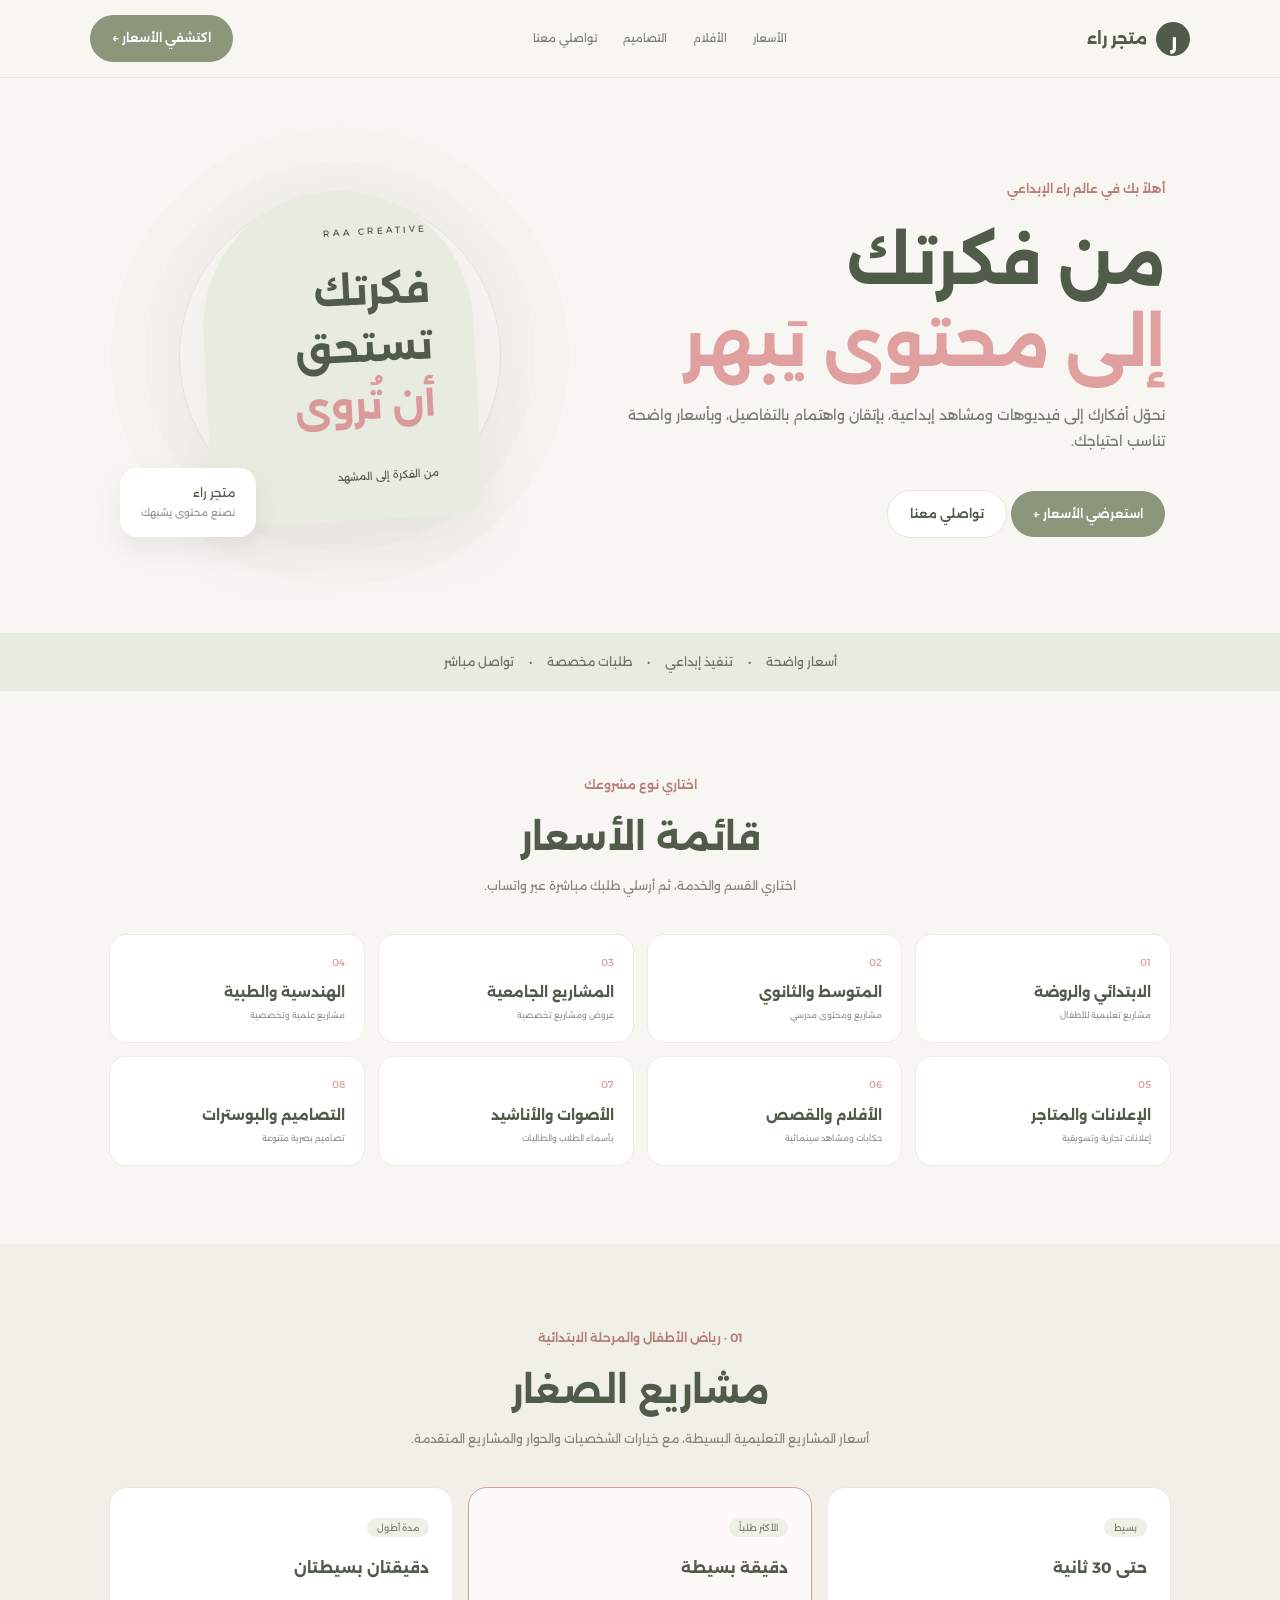
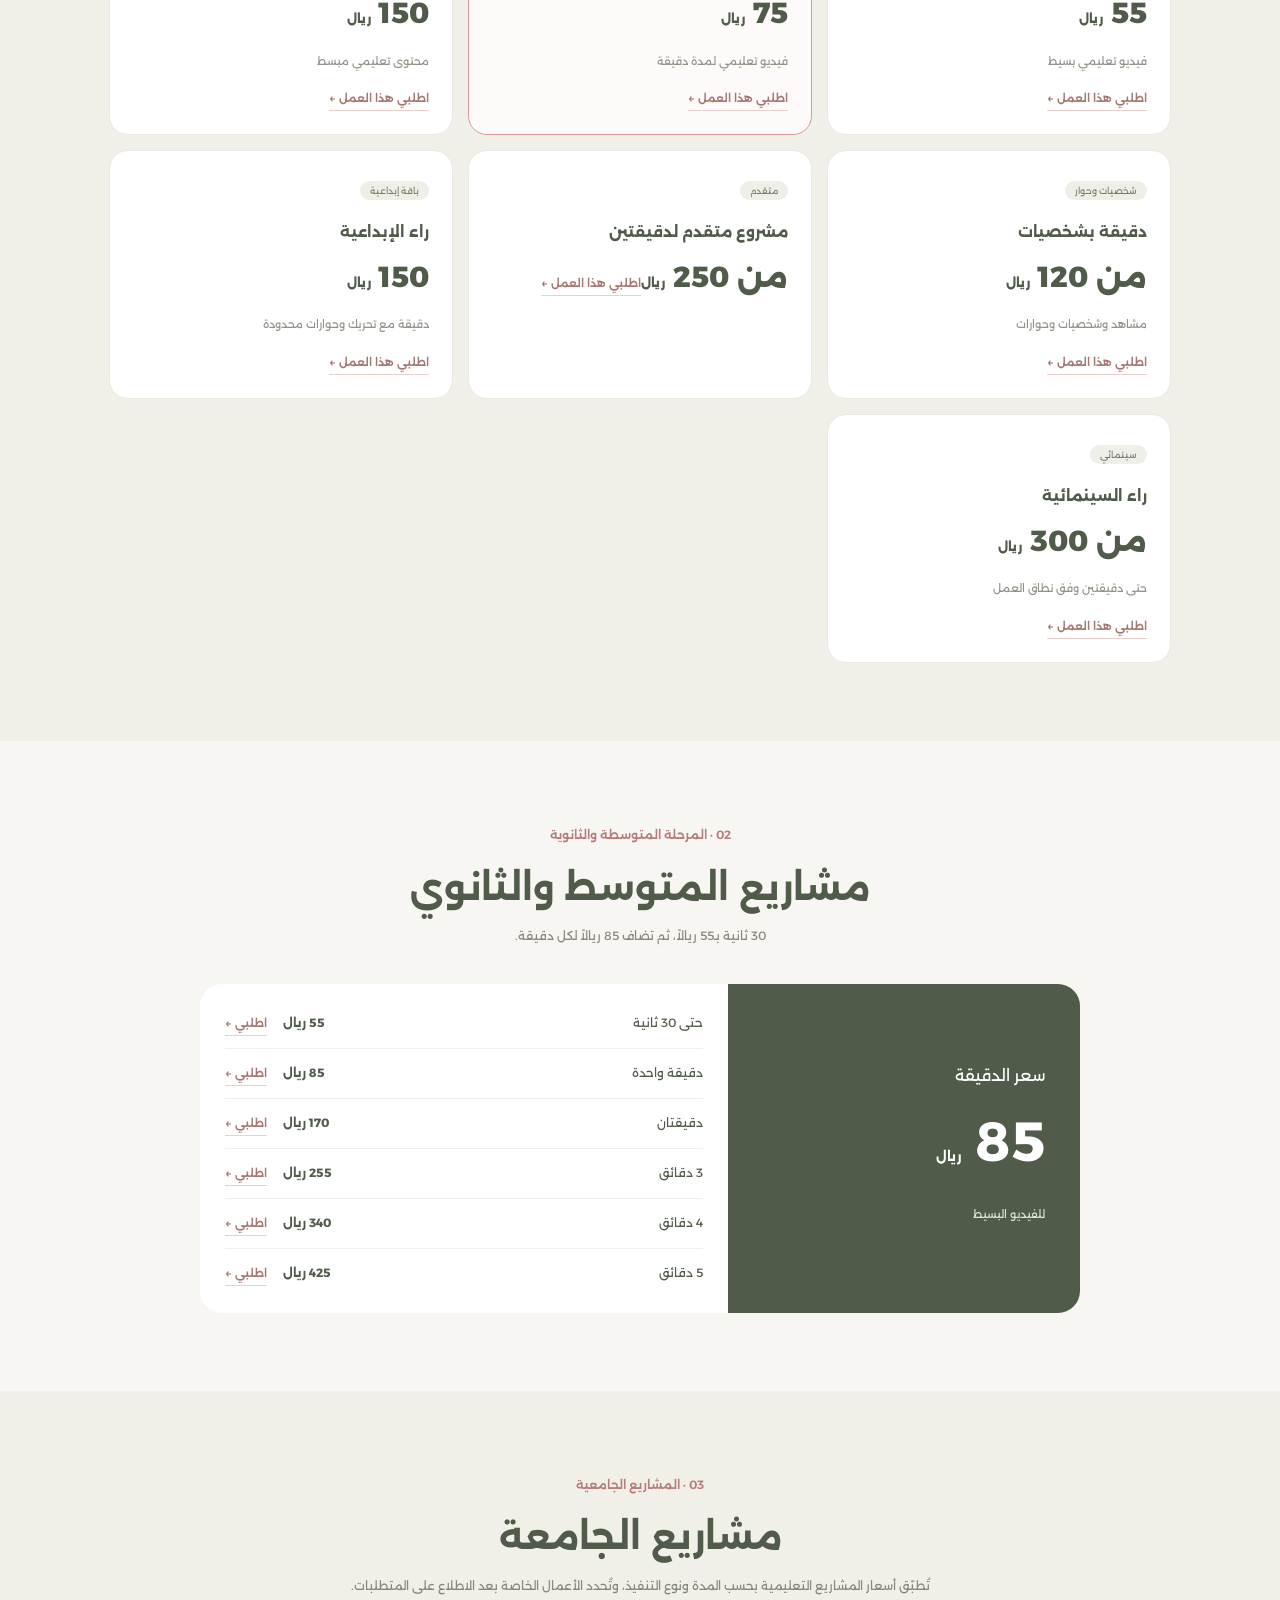
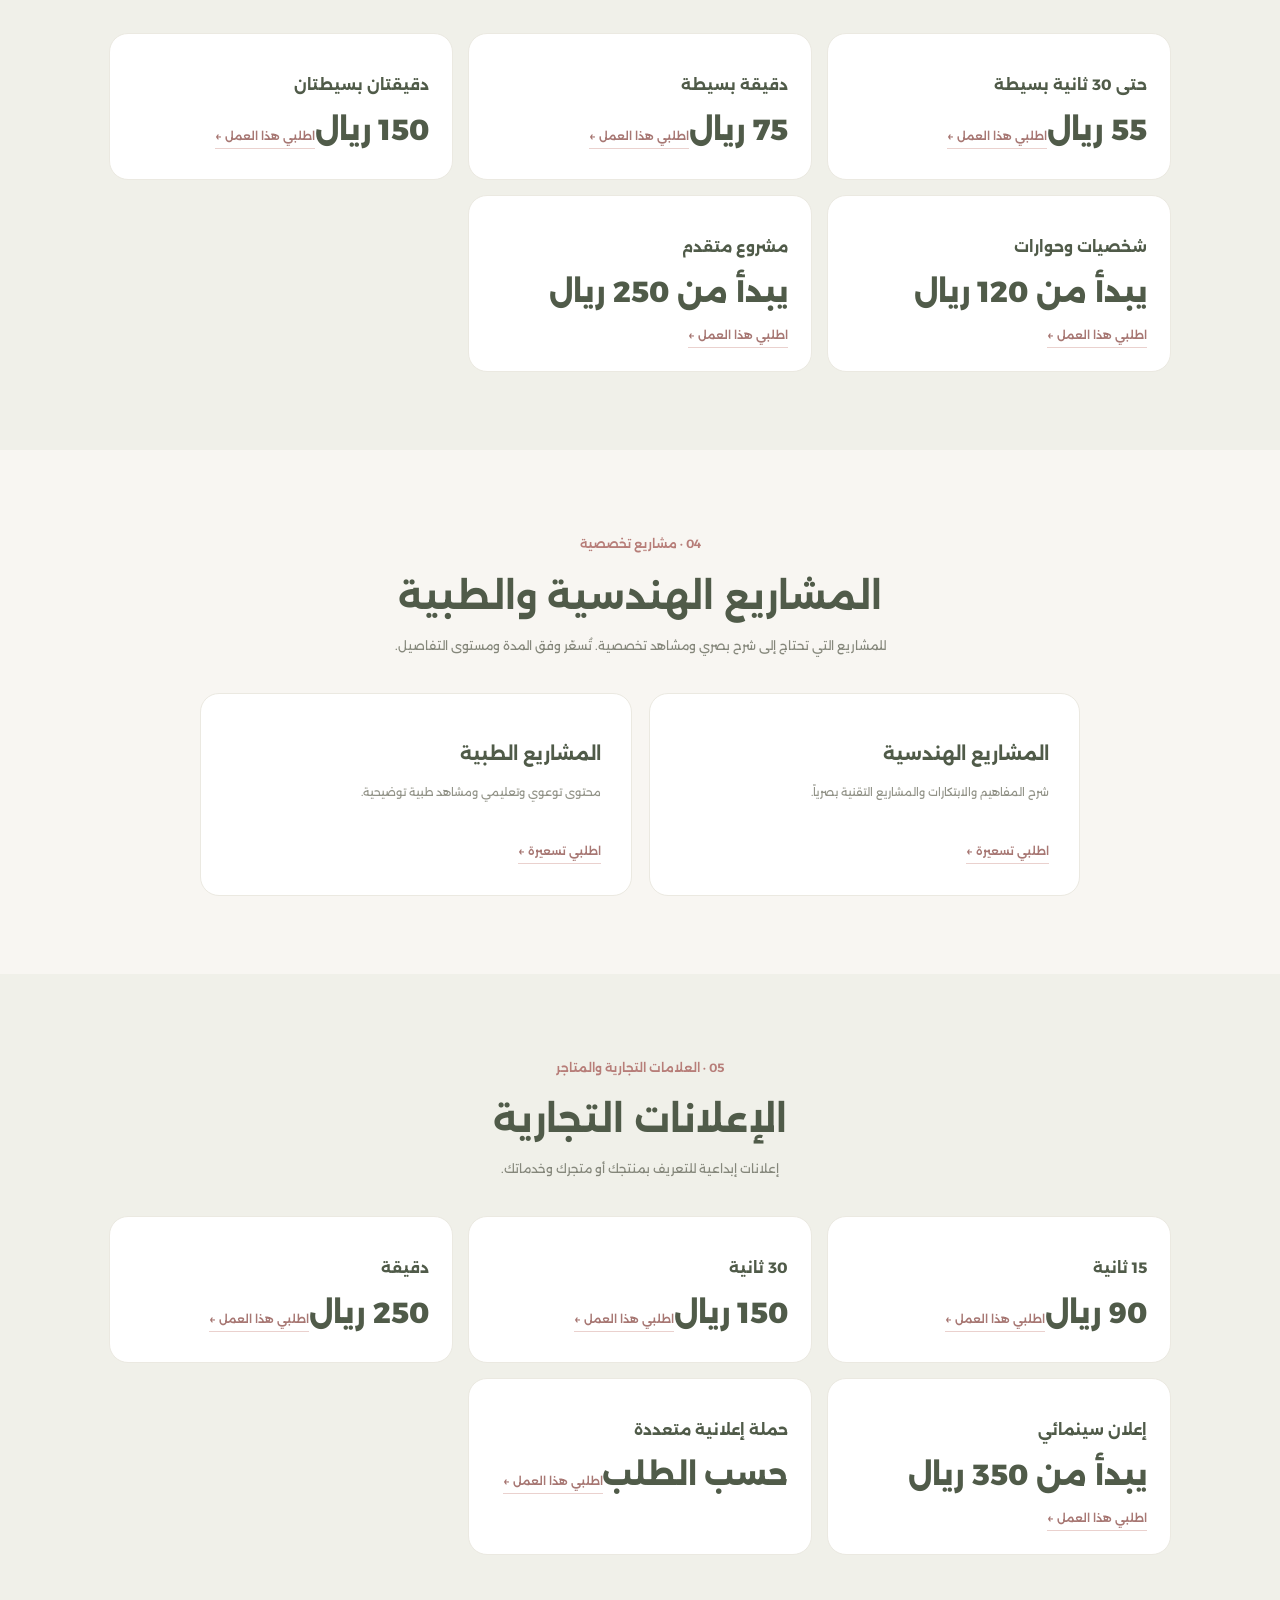
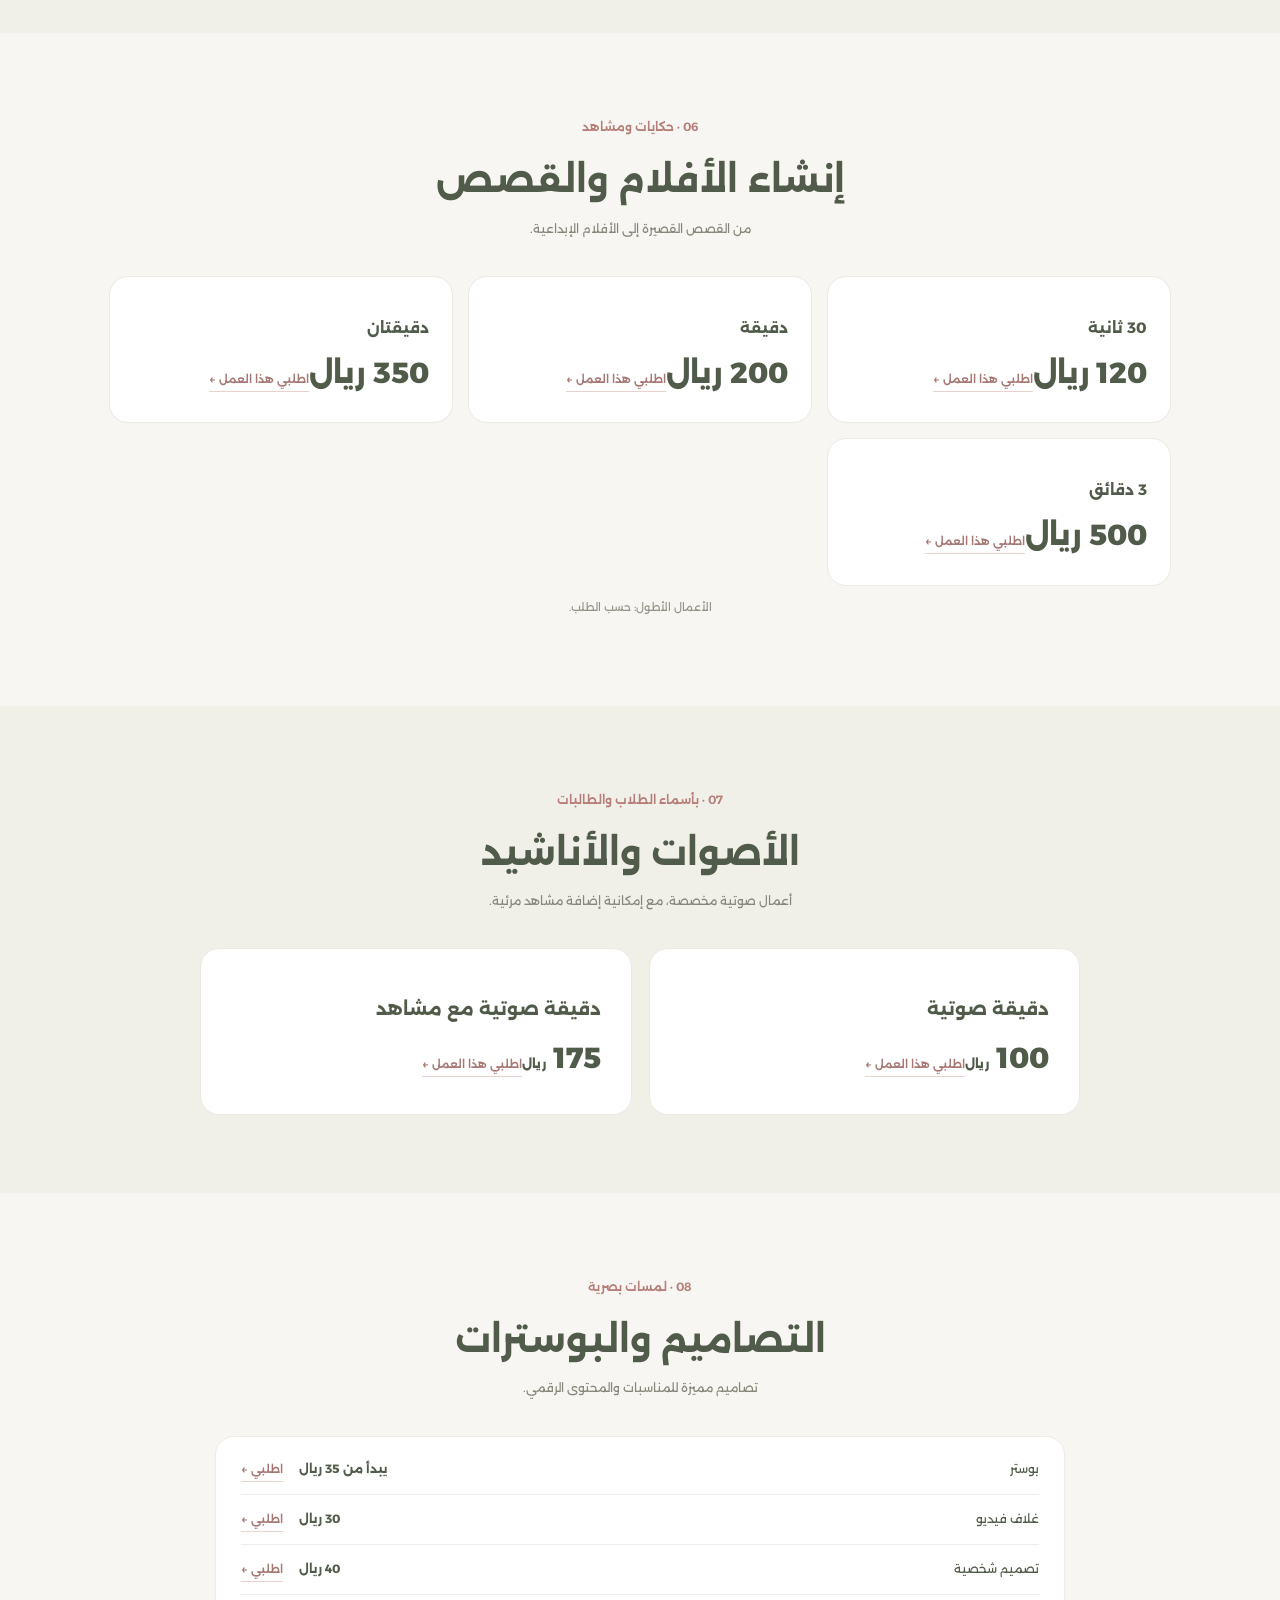
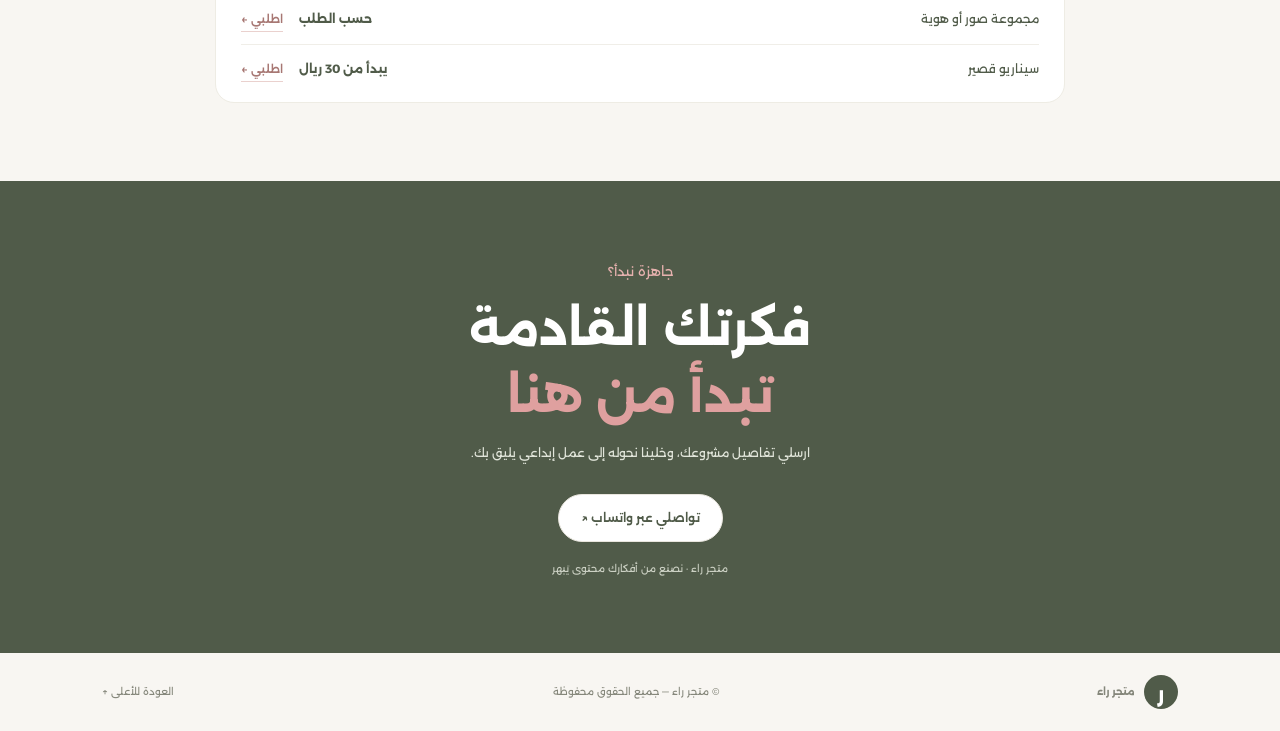
<file: index.html>
<!doctype html>
<html lang="ar" dir="rtl"><head>
<meta charset="utf-8"><meta name="viewport" content="width=device-width,initial-scale=1">
<meta name="theme-color" content="#f8f6f2"><title>أسعار متجر راء</title>
<link rel="preconnect" href="https://fonts.googleapis.com"><link href="https://fonts.googleapis.com/css2?family=Alexandria:wght@300;400;500;600;700;800&display=swap" rel="stylesheet">
<link rel="stylesheet" href="style.css"></head><body>
<header><a class="brand" href="#home"><b>ر</b> متجر راء</a><nav><a href="#prices">الأسعار</a><a href="#films">الأفلام</a><a href="#design">التصاميم</a><a href="#contact">تواصلي معنا</a></nav><a class="pill" href="#prices">اكتشفي الأسعار ←</a></header>
<main id="home">
<section class="hero"><div class="copy"><small class="eyebrow">أهلاً بك في عالم راء الإبداعي</small><h1>من فكرتك<br><em>إلى محتوى يَبهر</em></h1><p>نحوّل أفكارك إلى فيديوهات ومشاهد إبداعية، بإتقان واهتمام بالتفاصيل، وبأسعار واضحة تناسب احتياجك.</p><a class="pill dark" href="#prices">استعرضي الأسعار ←</a> <a class="pill white" href="#contact">تواصلي معنا</a></div><div class="art"><div class="artbox"><small>RAA CREATIVE</small><strong>فكرتك<br>تستحق<br><em>أن تُروى</em></strong><hr>من الفكرة إلى المشهد</div><div class="note">متجر راء<small>نصنع محتوى يشبهك</small></div></div></section>
<div class="strip">أسعار واضحة　 •　 تنفيذ إبداعي　 •　 طلبات مخصصة　 •　 تواصل مباشر</div>
<section class="section" id="prices"><div class="heading"><small>اختاري نوع مشروعك</small><h2>قائمة الأسعار</h2><p>اختاري القسم والخدمة، ثم أرسلي طلبك مباشرة عبر واتساب.</p></div>
<div class="categories">
<a href="#kids">01 <b>الابتدائي والروضة</b><small>مشاريع تعليمية للأطفال</small></a><a href="#middle">02 <b>المتوسط والثانوي</b><small>مشاريع ومحتوى مدرسي</small></a><a href="#university">03 <b>المشاريع الجامعية</b><small>عروض ومشاريع تخصصية</small></a><a href="#special">04 <b>الهندسية والطبية</b><small>مشاريع علمية وتخصصية</small></a><a href="#ads">05 <b>الإعلانات والمتاجر</b><small>إعلانات تجارية وتسويقية</small></a><a href="#films">06 <b>الأفلام والقصص</b><small>حكايات ومشاهد سينمائية</small></a><a href="#audio">07 <b>الأصوات والأناشيد</b><small>بأسماء الطلاب والطالبات</small></a><a href="#design">08 <b>التصاميم والبوسترات</b><small>تصاميم بصرية متنوعة</small></a>
</div></section>
<section class="section tinted" id="kids"><div class="heading"><small>01 · رياض الأطفال والمرحلة الابتدائية</small><h2>مشاريع الصغار</h2><p>أسعار المشاريع التعليمية البسيطة، مع خيارات الشخصيات والحوار والمشاريع المتقدمة.</p></div><div class="cards">
<article><label>بسيط</label><h3>حتى 30 ثانية</h3><strong>55 <small>ريال</small></strong><p>فيديو تعليمي بسيط</p><button data-s="مشروع ابتدائي أو روضة بسيط" data-d="حتى 30 ثانية" data-p="55 ريال">اطلبي هذا العمل ←</button></article>
<article class="featured"><label>الأكثر طلباً</label><h3>دقيقة بسيطة</h3><strong>75 <small>ريال</small></strong><p>فيديو تعليمي لمدة دقيقة</p><button data-s="مشروع ابتدائي أو روضة بسيط" data-d="دقيقة" data-p="75 ريال">اطلبي هذا العمل ←</button></article>
<article><label>مدة أطول</label><h3>دقيقتان بسيطتان</h3><strong>150 <small>ريال</small></strong><p>محتوى تعليمي مبسط</p><button data-s="مشروع ابتدائي أو روضة بسيط" data-d="دقيقتان" data-p="150 ريال">اطلبي هذا العمل ←</button></article>
<article><label>شخصيات وحوار</label><h3>دقيقة بشخصيات</h3><strong>من 120 <small>ريال</small></strong><p>مشاهد وشخصيات وحوارات</p><button data-s="مشروع بشخصيات وحوارات" data-d="دقيقة" data-p="يبدأ من 120 ريال">اطلبي هذا العمل ←</button></article>
<article><label>متقدم</label><h3>مشروع متقدم لدقيقتين</h3><strong>من 250 <small>ريال</small></strong><button data-s="مشروع تعليمي متقدم" data-d="دقيقتان" data-p="يبدأ من 250 ريال">اطلبي هذا العمل ←</button></article>
<article><label>باقة إبداعية</label><h3>راء الإبداعية</h3><strong>150 <small>ريال</small></strong><p>دقيقة مع تحريك وحوارات محدودة</p><button data-s="باقة راء الإبداعية" data-d="دقيقة" data-p="150 ريال">اطلبي هذا العمل ←</button></article>
<article><label>سينمائي</label><h3>راء السينمائية</h3><strong>من 300 <small>ريال</small></strong><p>حتى دقيقتين وفق نطاق العمل</p><button data-s="باقة راء السينمائية" data-d="حتى دقيقتين" data-p="تبدأ من 300 ريال">اطلبي هذا العمل ←</button></article></div></section>
<section class="section" id="middle"><div class="heading"><small>02 · المرحلة المتوسطة والثانوية</small><h2>مشاريع المتوسط والثانوي</h2><p>30 ثانية بـ55 ريالاً، ثم تضاف 85 ريالاً لكل دقيقة.</p></div><div class="rate"><div class="ratehero">سعر الدقيقة<strong>85 <small>ريال</small></strong><p>للفيديو البسيط</p></div><div class="rates">
<div><span>حتى 30 ثانية</span><b>55 ريال</b><button data-s="مشروع متوسط أو ثانوي" data-d="حتى 30 ثانية" data-p="55 ريال">اطلبي ←</button></div><div><span>دقيقة واحدة</span><b>85 ريال</b><button data-s="مشروع متوسط أو ثانوي" data-d="دقيقة واحدة" data-p="85 ريال">اطلبي ←</button></div><div><span>دقيقتان</span><b>170 ريال</b><button data-s="مشروع متوسط أو ثانوي" data-d="دقيقتان" data-p="170 ريال">اطلبي ←</button></div><div><span>3 دقائق</span><b>255 ريال</b><button data-s="مشروع متوسط أو ثانوي" data-d="3 دقائق" data-p="255 ريال">اطلبي ←</button></div><div><span>4 دقائق</span><b>340 ريال</b><button data-s="مشروع متوسط أو ثانوي" data-d="4 دقائق" data-p="340 ريال">اطلبي ←</button></div><div><span>5 دقائق</span><b>425 ريال</b><button data-s="مشروع متوسط أو ثانوي" data-d="5 دقائق" data-p="425 ريال">اطلبي ←</button></div>
</div></div></section>
<section class="section tinted" id="university"><div class="heading"><small>03 · المشاريع الجامعية</small><h2>مشاريع الجامعة</h2><p>تُطبّق أسعار المشاريع التعليمية بحسب المدة ونوع التنفيذ، وتُحدد الأعمال الخاصة بعد الاطلاع على المتطلبات.</p></div><div class="cards compact">
<article><h3>حتى 30 ثانية بسيطة</h3><strong>55 ريال</strong><button data-s="مشروع جامعي" data-d="حتى 30 ثانية" data-p="55 ريال">اطلبي هذا العمل ←</button></article><article><h3>دقيقة بسيطة</h3><strong>75 ريال</strong><button data-s="مشروع جامعي" data-d="دقيقة" data-p="75 ريال">اطلبي هذا العمل ←</button></article><article><h3>دقيقتان بسيطتان</h3><strong>150 ريال</strong><button data-s="مشروع جامعي" data-d="دقيقتان" data-p="150 ريال">اطلبي هذا العمل ←</button></article><article><h3>شخصيات وحوارات</h3><strong>يبدأ من 120 ريال</strong><button data-s="مشروع جامعي" data-d="دقيقة" data-p="يبدأ من 120 ريال">اطلبي هذا العمل ←</button></article><article><h3>مشروع متقدم</h3><strong>يبدأ من 250 ريال</strong><button data-s="مشروع جامعي" data-d="دقيقتان" data-p="يبدأ من 250 ريال">اطلبي هذا العمل ←</button></article>
</div></section>
<section class="section" id="special"><div class="heading"><small>04 · مشاريع تخصصية</small><h2>المشاريع الهندسية والطبية</h2><p>للمشاريع التي تحتاج إلى شرح بصري ومشاهد تخصصية. تُسعّر وفق المدة ومستوى التفاصيل.</p></div><div class="two">
<article><h3>المشاريع الهندسية</h3><p>شرح المفاهيم والابتكارات والمشاريع التقنية بصرياً.</p><button data-s="مشروع هندسي" data-d="حسب متطلبات المشروع" data-p="يحدد بعد الاطلاع على التفاصيل">اطلبي تسعيرة ←</button></article>
<article><h3>المشاريع الطبية</h3><p>محتوى توعوي وتعليمي ومشاهد طبية توضيحية.</p><button data-s="مشروع طبي" data-d="حسب متطلبات المشروع" data-p="يحدد بعد الاطلاع على التفاصيل">اطلبي تسعيرة ←</button></article></div></section>
<section class="section tinted" id="ads"><div class="heading"><small>05 · العلامات التجارية والمتاجر</small><h2>الإعلانات التجارية</h2><p>إعلانات إبداعية للتعريف بمنتجك أو متجرك وخدماتك.</p></div><div class="cards compact">
<article><h3>15 ثانية</h3><strong>90 ريال</strong><button data-s="إعلان تجاري" data-d="15 ثانية" data-p="90 ريال">اطلبي هذا العمل ←</button></article><article><h3>30 ثانية</h3><strong>150 ريال</strong><button data-s="إعلان تجاري" data-d="30 ثانية" data-p="150 ريال">اطلبي هذا العمل ←</button></article><article><h3>دقيقة</h3><strong>250 ريال</strong><button data-s="إعلان تجاري" data-d="دقيقة" data-p="250 ريال">اطلبي هذا العمل ←</button></article><article><h3>إعلان سينمائي</h3><strong>يبدأ من 350 ريال</strong><button data-s="إعلان تجاري" data-d="إعلان سينمائي" data-p="يبدأ من 350 ريال">اطلبي هذا العمل ←</button></article><article><h3>حملة إعلانية متعددة</h3><strong>حسب الطلب</strong><button data-s="إعلان تجاري" data-d="حملة إعلانية متعددة" data-p="حسب الطلب">اطلبي هذا العمل ←</button></article>
</div></section>
<section class="section" id="films"><div class="heading"><small>06 · حكايات ومشاهد</small><h2>إنشاء الأفلام والقصص</h2><p>من القصص القصيرة إلى الأفلام الإبداعية.</p></div><div class="cards compact">
<article><h3>30 ثانية</h3><strong>120 ريال</strong><button data-s="فيلم أو قصة" data-d="30 ثانية" data-p="120 ريال">اطلبي هذا العمل ←</button></article><article><h3>دقيقة</h3><strong>200 ريال</strong><button data-s="فيلم أو قصة" data-d="دقيقة" data-p="200 ريال">اطلبي هذا العمل ←</button></article><article><h3>دقيقتان</h3><strong>350 ريال</strong><button data-s="فيلم أو قصة" data-d="دقيقتان" data-p="350 ريال">اطلبي هذا العمل ←</button></article><article><h3>3 دقائق</h3><strong>500 ريال</strong><button data-s="فيلم أو قصة" data-d="3 دقائق" data-p="500 ريال">اطلبي هذا العمل ←</button></article>
</div><p class="center">الأعمال الأطول: حسب الطلب.</p></section>
<section class="section tinted" id="audio"><div class="heading"><small>07 · بأسماء الطلاب والطالبات</small><h2>الأصوات والأناشيد</h2><p>أعمال صوتية مخصصة، مع إمكانية إضافة مشاهد مرئية.</p></div><div class="two">
<article><h3>دقيقة صوتية</h3><strong>100 <small>ريال</small></strong><button data-s="نشيد أو عمل صوتي بالأسماء" data-d="دقيقة صوتية" data-p="100 ريال">اطلبي هذا العمل ←</button></article>
<article><h3>دقيقة صوتية مع مشاهد</h3><strong>175 <small>ريال</small></strong><button data-s="نشيد أو عمل صوتي بالأسماء مع مشاهد" data-d="دقيقة مع مشاهد" data-p="175 ريال">اطلبي هذا العمل ←</button></article></div></section>
<section class="section" id="design"><div class="heading"><small>08 · لمسات بصرية</small><h2>التصاميم والبوسترات</h2><p>تصاميم مميزة للمناسبات والمحتوى الرقمي.</p></div><div class="designs">
<div><span>بوستر</span><b>يبدأ من 35 ريال</b><button data-s="بوستر" data-d="حسب التصميم" data-p="يبدأ من 35 ريال">اطلبي ←</button></div><div><span>غلاف فيديو</span><b>30 ريال</b><button data-s="غلاف فيديو" data-d="حسب التصميم" data-p="30 ريال">اطلبي ←</button></div><div><span>تصميم شخصية</span><b>40 ريال</b><button data-s="تصميم شخصية" data-d="حسب التصميم" data-p="40 ريال">اطلبي ←</button></div><div><span>مجموعة صور أو هوية</span><b>حسب الطلب</b><button data-s="مجموعة صور أو هوية" data-d="حسب التصميم" data-p="حسب الطلب">اطلبي ←</button></div><div><span>سيناريو قصير</span><b>يبدأ من 30 ريال</b><button data-s="سيناريو قصير" data-d="حسب التصميم" data-p="يبدأ من 30 ريال">اطلبي ←</button></div>
</div></section>
<section class="contact" id="contact"><small>جاهزة نبدأ؟</small><h2>فكرتك القادمة<br><em>تبدأ من هنا</em></h2><p>ارسلي تفاصيل مشروعك، وخلينا نحوله إلى عمل إبداعي يليق بك.</p><a class="pill white" href="https://wa.me/966556714294?text=مرحباً%20متجر%20راء،%20أرغب%20بالاستفسار%20عن%20خدمة." target="_blank">تواصلي عبر واتساب ↗</a><small class="footnote">متجر راء · نصنع من أفكارك محتوى يَبهر</small></section></main>
<footer><a class="brand" href="#home"><b>ر</b> متجر راء</a><span>© متجر راء — جميع الحقوق محفوظة</span><a href="#home">العودة للأعلى ↑</a></footer><script>
const phone = '966556714294';

document.querySelectorAll('button[data-s]').forEach(button => {
  button.addEventListener('click', () => {
    const message = `مرحباً متجر راء، أرغب بطلب الخدمة التالية:
الخدمة: ${button.dataset.s}
المدة: ${button.dataset.d}
السعر الموضح: ${button.dataset.p}
أرجو التواصل معي لاستكمال التفاصيل.`;

    window.open(
      `https://wa.me/${phone}?text=${encodeURIComponent(message)}`,
      '_blank',
      'noopener'
    );
  });
});
</script></body></html>
</file>
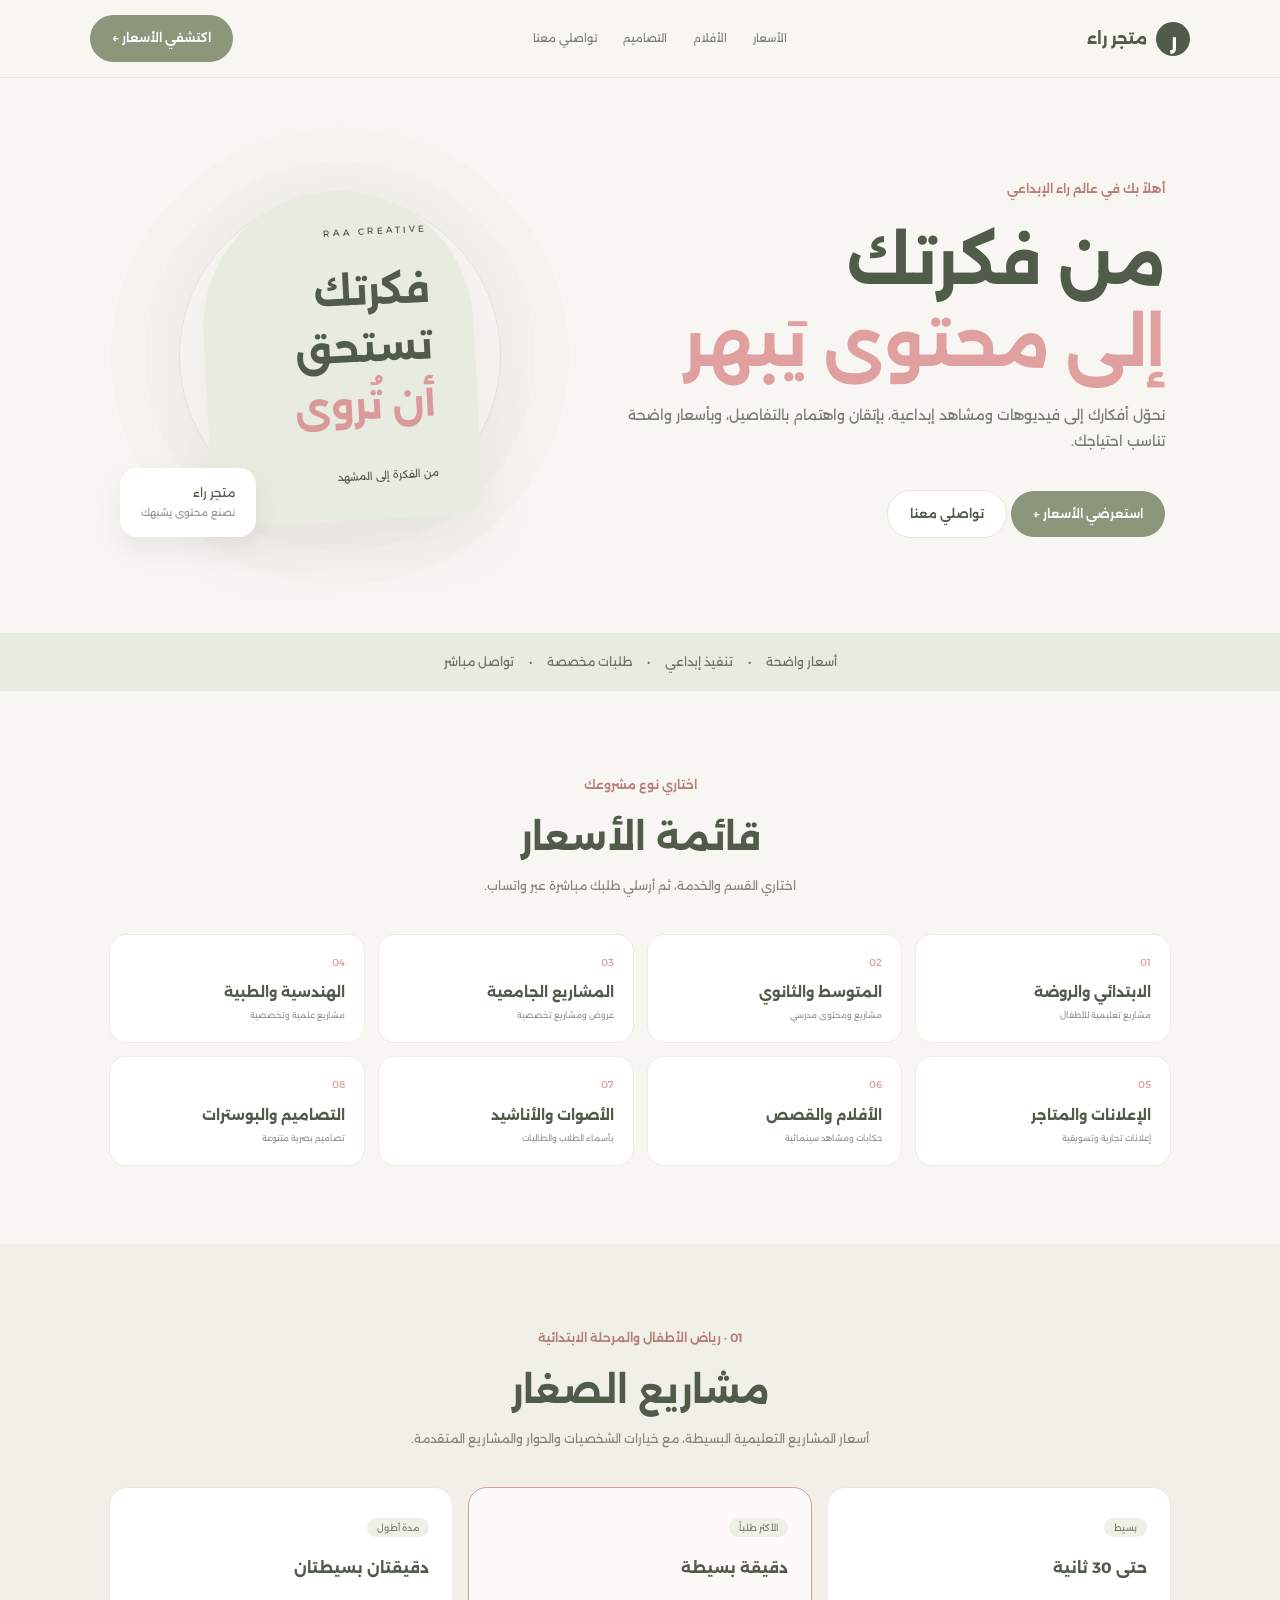
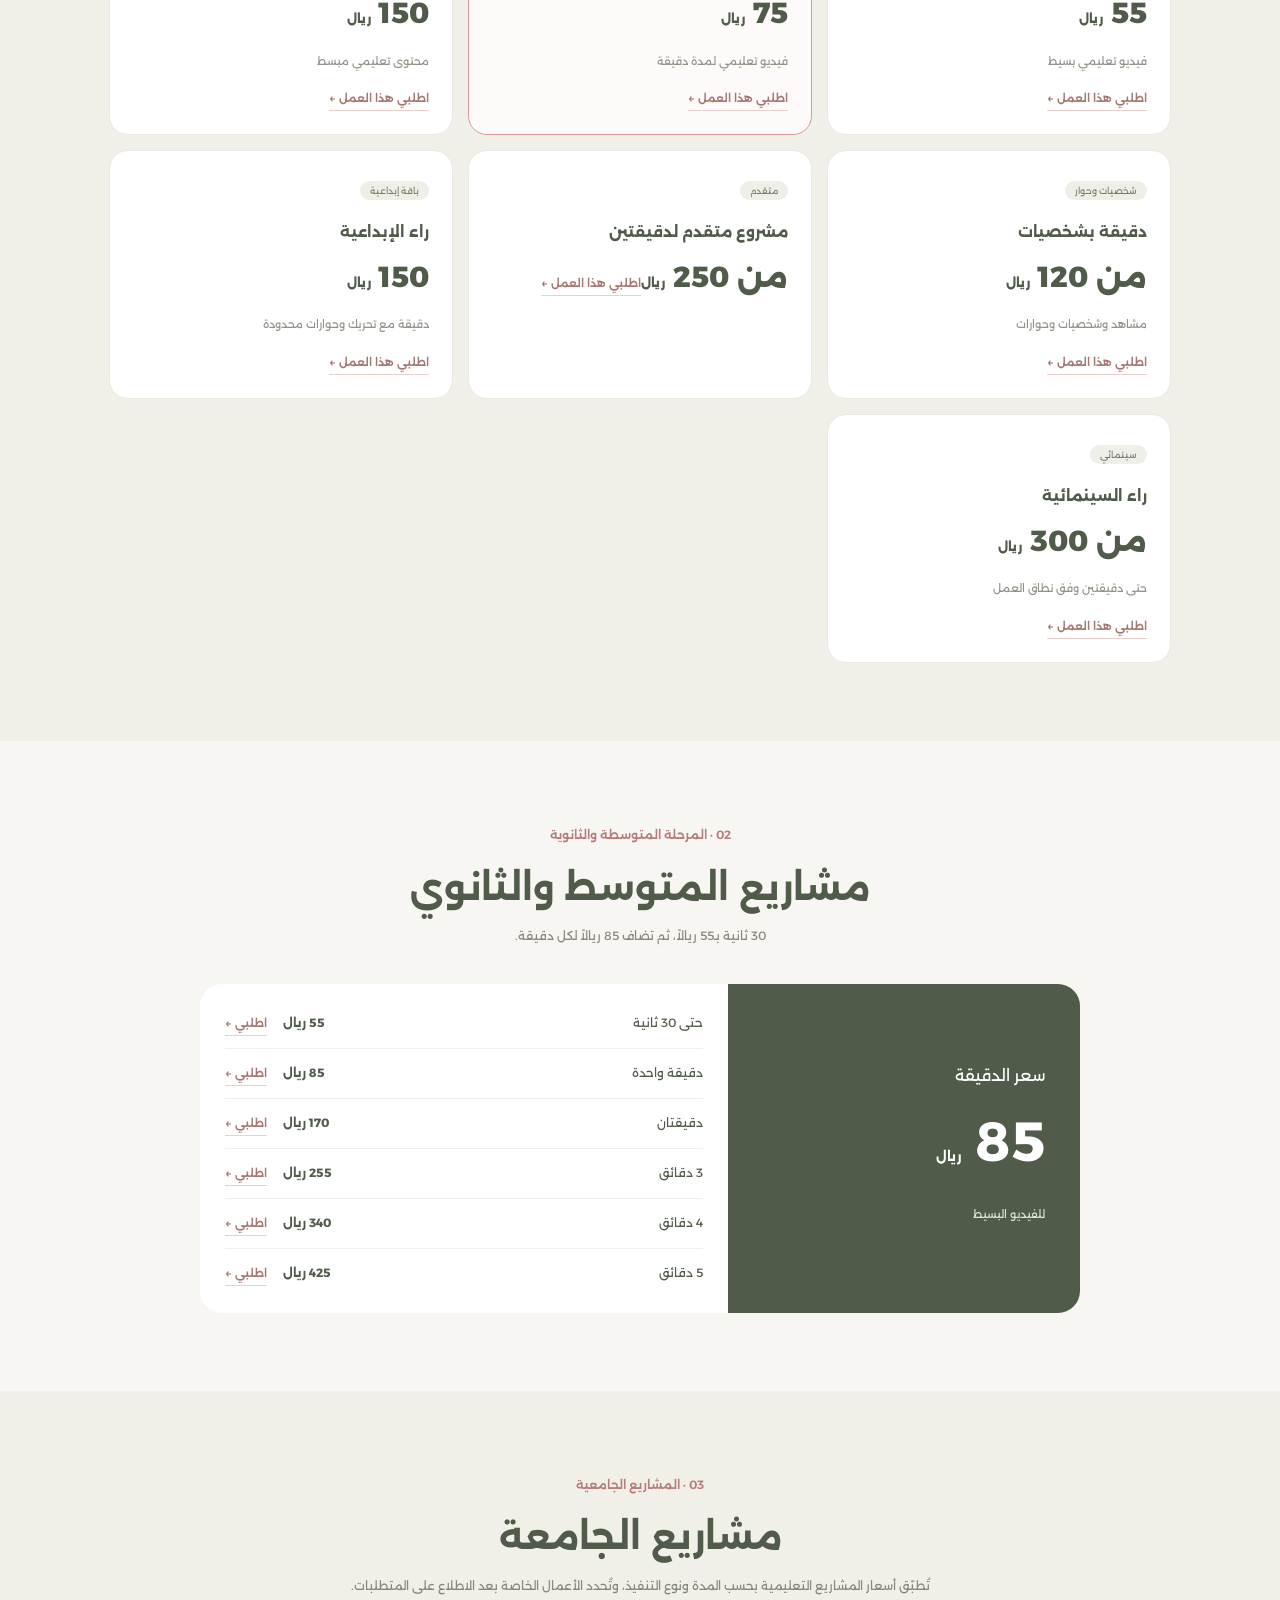
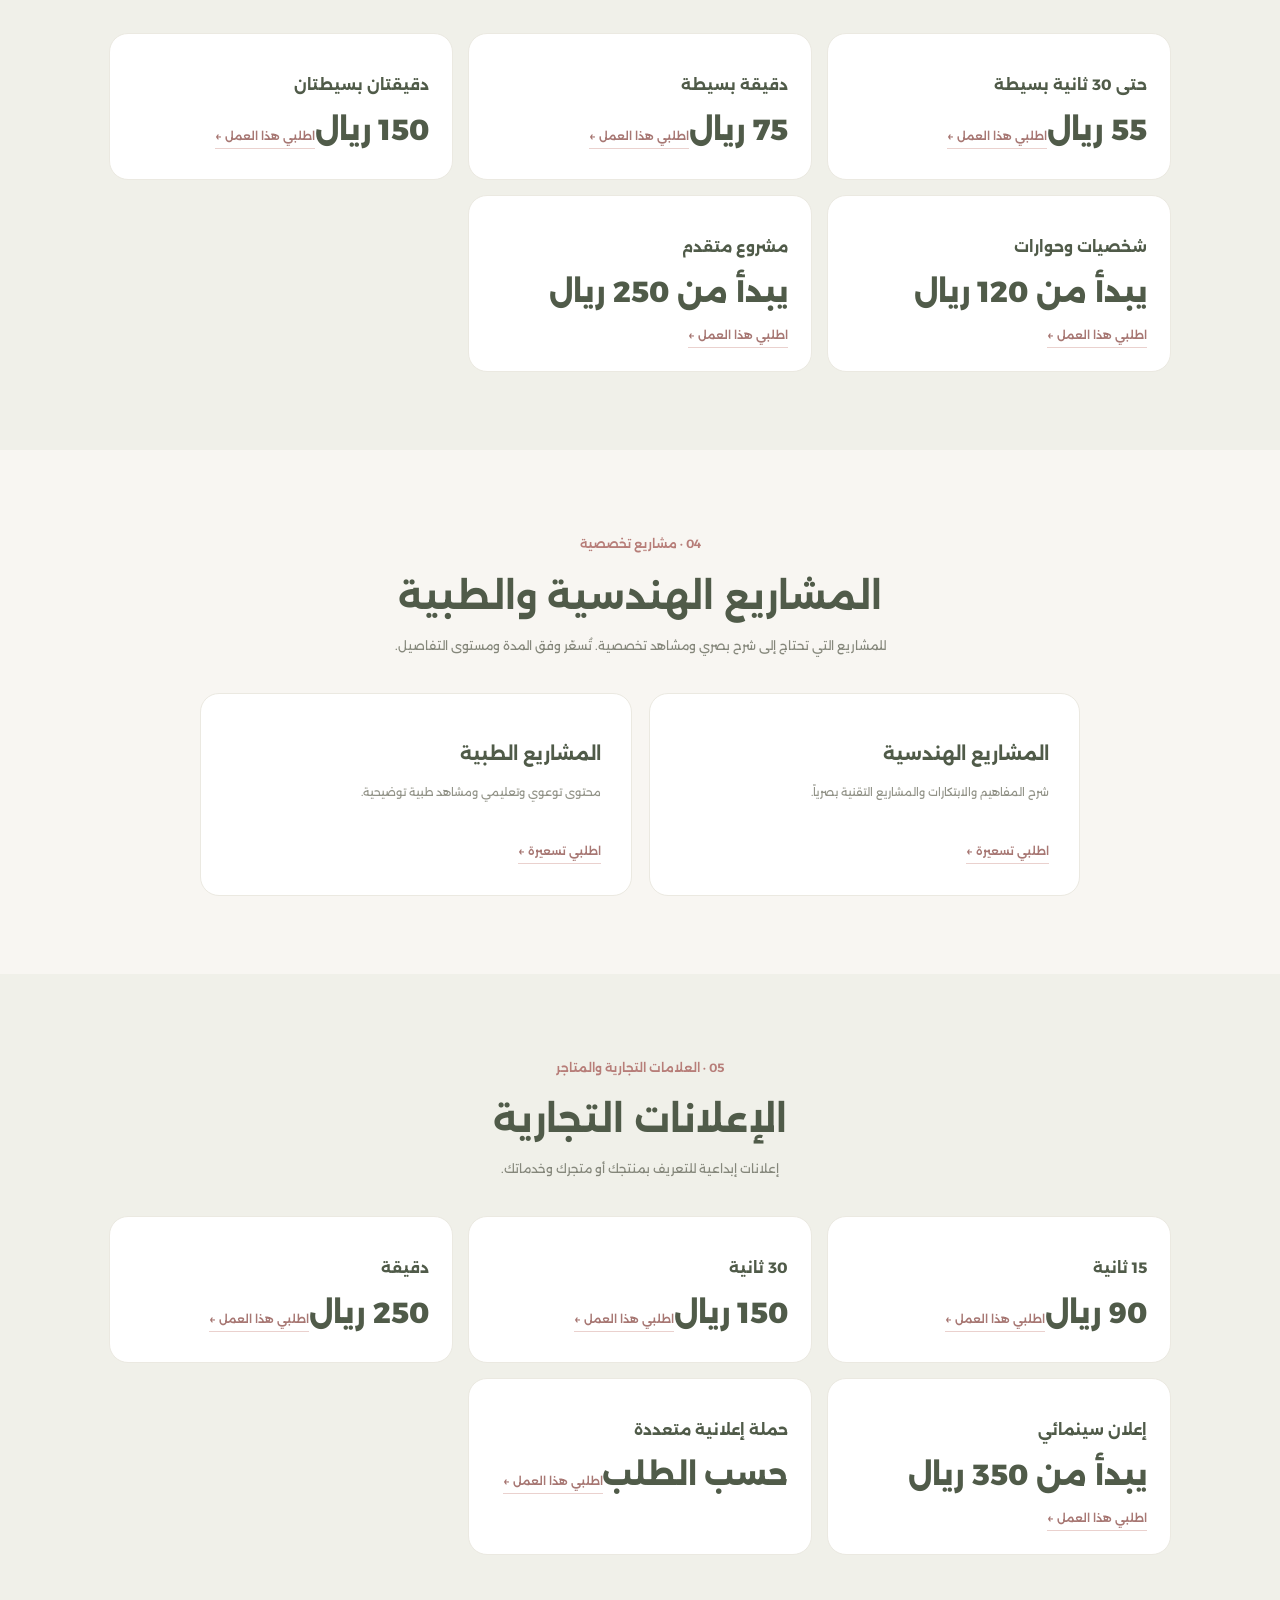
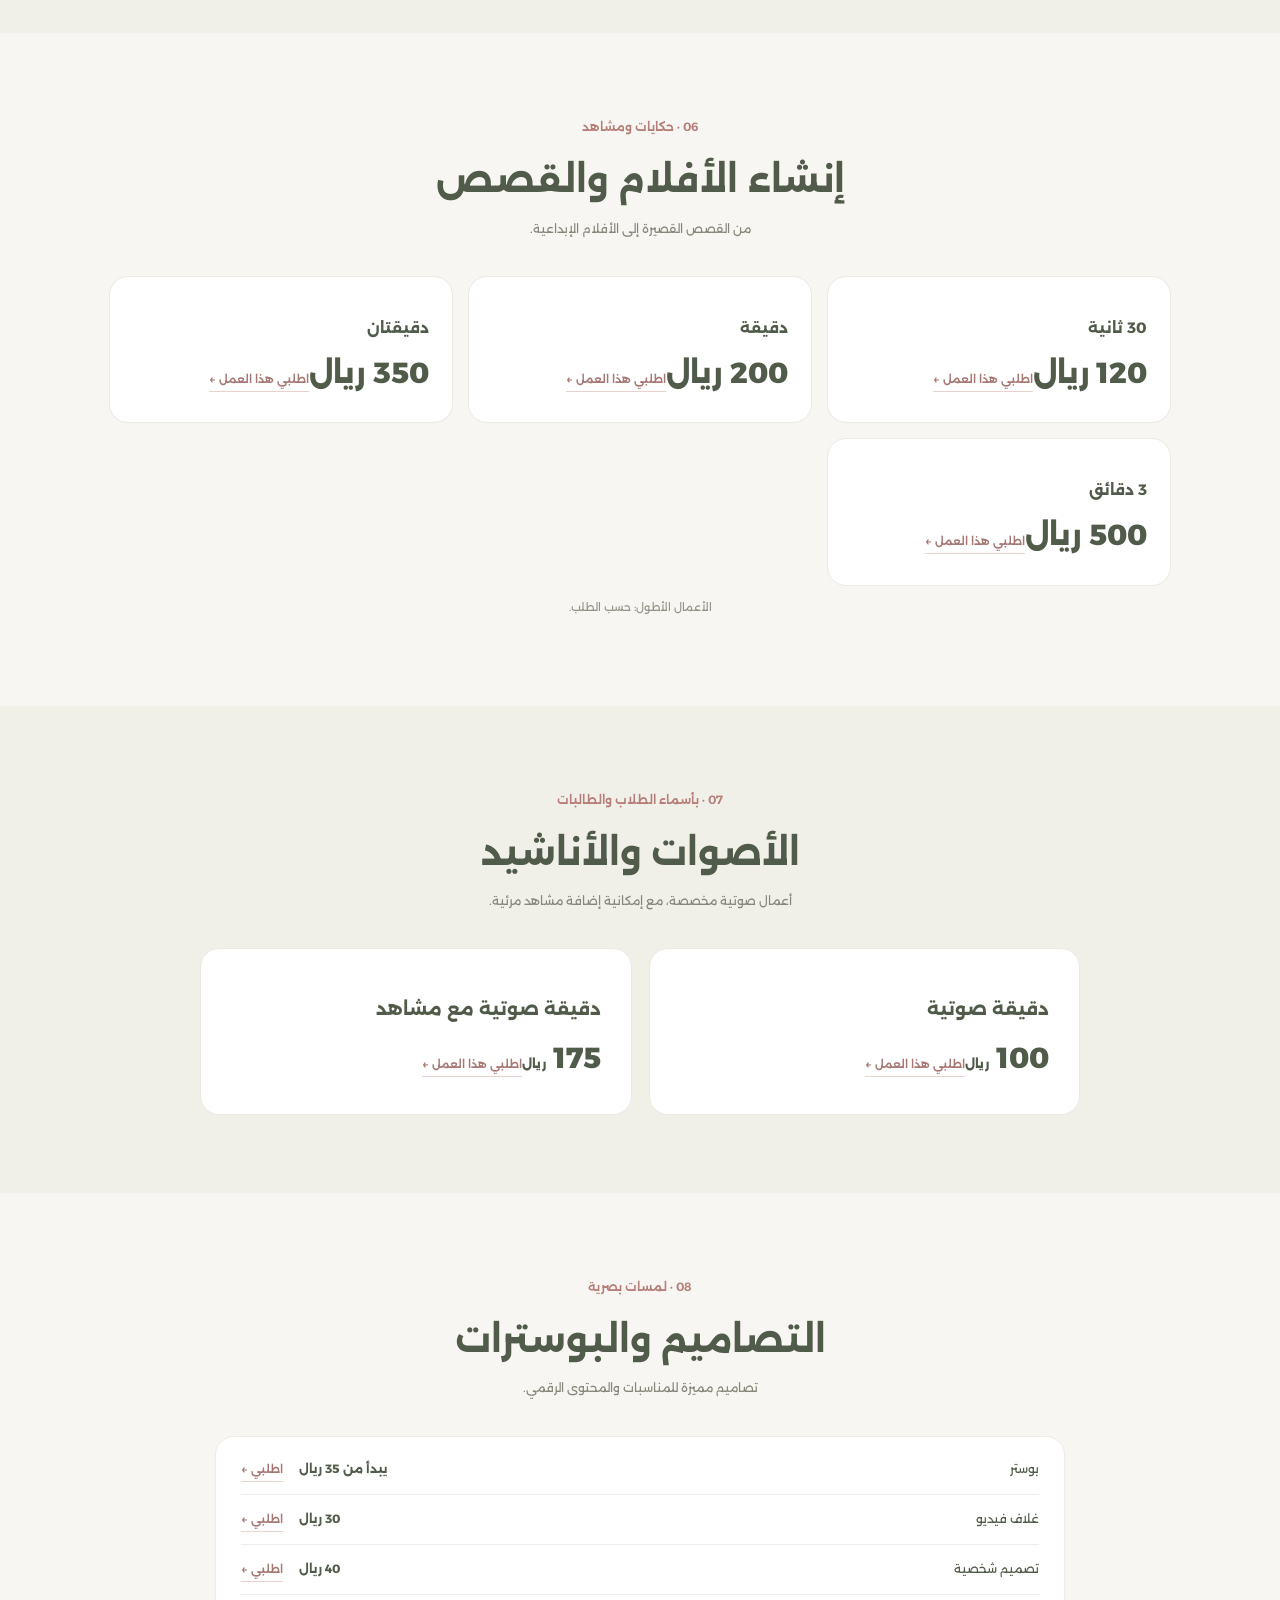
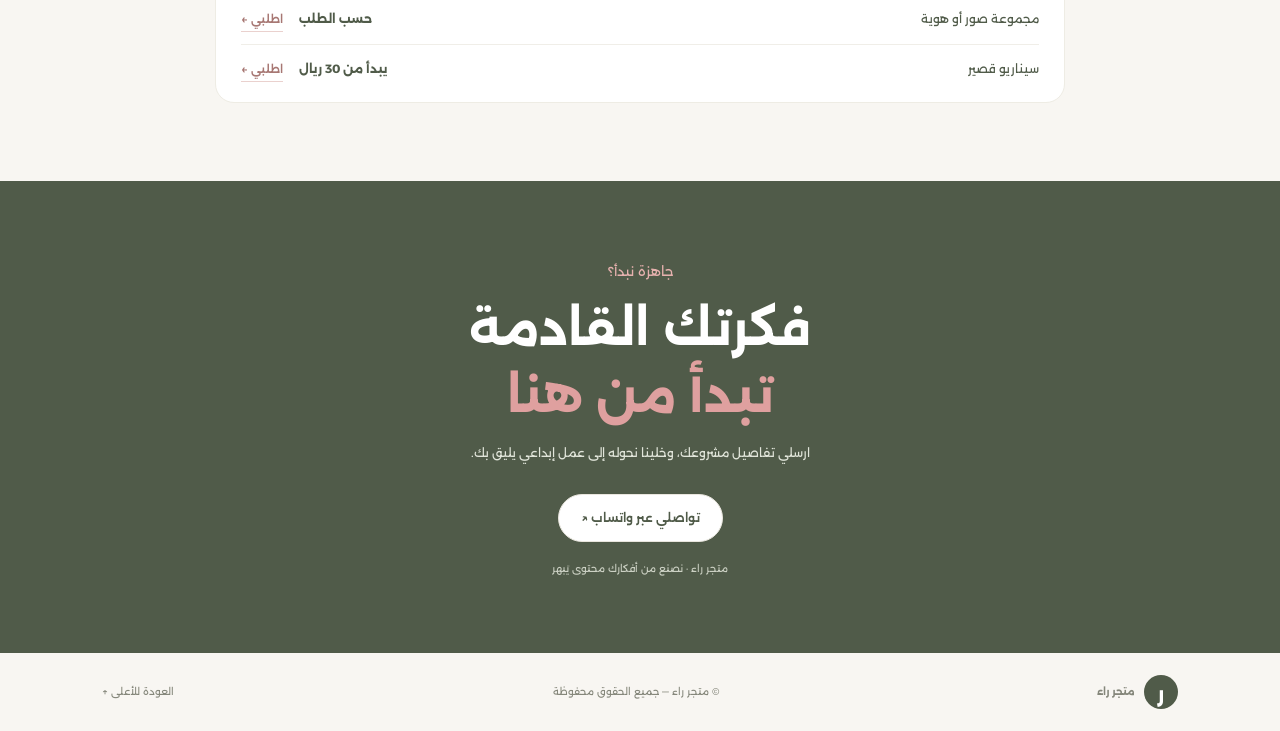
<file: index (2).html>
<!doctype html>
<html lang="ar" dir="rtl"><head>
<meta charset="utf-8"><meta name="viewport" content="width=device-width,initial-scale=1">
<meta name="theme-color" content="#f8f6f2"><title>أسعار متجر راء</title>
<link rel="preconnect" href="https://fonts.googleapis.com"><link href="https://fonts.googleapis.com/css2?family=Alexandria:wght@300;400;500;600;700;800&display=swap" rel="stylesheet">
<link rel="stylesheet" href="style.css"></head><body>
<header><a class="brand" href="#home"><b>ر</b> متجر راء</a><nav><a href="#prices">الأسعار</a><a href="#films">الأفلام</a><a href="#design">التصاميم</a><a href="#contact">تواصلي معنا</a></nav><a class="pill" href="#prices">اكتشفي الأسعار ←</a></header>
<main id="home">
<section class="hero"><div class="copy"><small class="eyebrow">أهلاً بك في عالم راء الإبداعي</small><h1>من فكرتك<br><em>إلى محتوى يَبهر</em></h1><p>نحوّل أفكارك إلى فيديوهات ومشاهد إبداعية، بإتقان واهتمام بالتفاصيل، وبأسعار واضحة تناسب احتياجك.</p><a class="pill dark" href="#prices">استعرضي الأسعار ←</a> <a class="pill white" href="#contact">تواصلي معنا</a></div><div class="art"><div class="artbox"><small>RAA CREATIVE</small><strong>فكرتك<br>تستحق<br><em>أن تُروى</em></strong><hr>من الفكرة إلى المشهد</div><div class="note">متجر راء<small>نصنع محتوى يشبهك</small></div></div></section>
<div class="strip">أسعار واضحة　 •　 تنفيذ إبداعي　 •　 طلبات مخصصة　 •　 تواصل مباشر</div>
<section class="section" id="prices"><div class="heading"><small>اختاري نوع مشروعك</small><h2>قائمة الأسعار</h2><p>اختاري القسم والخدمة، ثم أرسلي طلبك مباشرة عبر واتساب.</p></div>
<div class="categories">
<a href="#kids">01 <b>الابتدائي والروضة</b><small>مشاريع تعليمية للأطفال</small></a><a href="#middle">02 <b>المتوسط والثانوي</b><small>مشاريع ومحتوى مدرسي</small></a><a href="#university">03 <b>المشاريع الجامعية</b><small>عروض ومشاريع تخصصية</small></a><a href="#special">04 <b>الهندسية والطبية</b><small>مشاريع علمية وتخصصية</small></a><a href="#ads">05 <b>الإعلانات والمتاجر</b><small>إعلانات تجارية وتسويقية</small></a><a href="#films">06 <b>الأفلام والقصص</b><small>حكايات ومشاهد سينمائية</small></a><a href="#audio">07 <b>الأصوات والأناشيد</b><small>بأسماء الطلاب والطالبات</small></a><a href="#design">08 <b>التصاميم والبوسترات</b><small>تصاميم بصرية متنوعة</small></a>
</div></section>
<section class="section tinted" id="kids"><div class="heading"><small>01 · رياض الأطفال والمرحلة الابتدائية</small><h2>مشاريع الصغار</h2><p>أسعار المشاريع التعليمية البسيطة، مع خيارات الشخصيات والحوار والمشاريع المتقدمة.</p></div><div class="cards">
<article><label>بسيط</label><h3>حتى 30 ثانية</h3><strong>55 <small>ريال</small></strong><p>فيديو تعليمي بسيط</p><button data-s="مشروع ابتدائي أو روضة بسيط" data-d="حتى 30 ثانية" data-p="55 ريال">اطلبي هذا العمل ←</button></article>
<article class="featured"><label>الأكثر طلباً</label><h3>دقيقة بسيطة</h3><strong>75 <small>ريال</small></strong><p>فيديو تعليمي لمدة دقيقة</p><button data-s="مشروع ابتدائي أو روضة بسيط" data-d="دقيقة" data-p="75 ريال">اطلبي هذا العمل ←</button></article>
<article><label>مدة أطول</label><h3>دقيقتان بسيطتان</h3><strong>150 <small>ريال</small></strong><p>محتوى تعليمي مبسط</p><button data-s="مشروع ابتدائي أو روضة بسيط" data-d="دقيقتان" data-p="150 ريال">اطلبي هذا العمل ←</button></article>
<article><label>شخصيات وحوار</label><h3>دقيقة بشخصيات</h3><strong>من 120 <small>ريال</small></strong><p>مشاهد وشخصيات وحوارات</p><button data-s="مشروع بشخصيات وحوارات" data-d="دقيقة" data-p="يبدأ من 120 ريال">اطلبي هذا العمل ←</button></article>
<article><label>متقدم</label><h3>مشروع متقدم لدقيقتين</h3><strong>من 250 <small>ريال</small></strong><button data-s="مشروع تعليمي متقدم" data-d="دقيقتان" data-p="يبدأ من 250 ريال">اطلبي هذا العمل ←</button></article>
<article><label>باقة إبداعية</label><h3>راء الإبداعية</h3><strong>150 <small>ريال</small></strong><p>دقيقة مع تحريك وحوارات محدودة</p><button data-s="باقة راء الإبداعية" data-d="دقيقة" data-p="150 ريال">اطلبي هذا العمل ←</button></article>
<article><label>سينمائي</label><h3>راء السينمائية</h3><strong>من 300 <small>ريال</small></strong><p>حتى دقيقتين وفق نطاق العمل</p><button data-s="باقة راء السينمائية" data-d="حتى دقيقتين" data-p="تبدأ من 300 ريال">اطلبي هذا العمل ←</button></article></div></section>
<section class="section" id="middle"><div class="heading"><small>02 · المرحلة المتوسطة والثانوية</small><h2>مشاريع المتوسط والثانوي</h2><p>30 ثانية بـ55 ريالاً، ثم تضاف 85 ريالاً لكل دقيقة.</p></div><div class="rate"><div class="ratehero">سعر الدقيقة<strong>85 <small>ريال</small></strong><p>للفيديو البسيط</p></div><div class="rates">
<div><span>حتى 30 ثانية</span><b>55 ريال</b><button data-s="مشروع متوسط أو ثانوي" data-d="حتى 30 ثانية" data-p="55 ريال">اطلبي ←</button></div><div><span>دقيقة واحدة</span><b>85 ريال</b><button data-s="مشروع متوسط أو ثانوي" data-d="دقيقة واحدة" data-p="85 ريال">اطلبي ←</button></div><div><span>دقيقتان</span><b>170 ريال</b><button data-s="مشروع متوسط أو ثانوي" data-d="دقيقتان" data-p="170 ريال">اطلبي ←</button></div><div><span>3 دقائق</span><b>255 ريال</b><button data-s="مشروع متوسط أو ثانوي" data-d="3 دقائق" data-p="255 ريال">اطلبي ←</button></div><div><span>4 دقائق</span><b>340 ريال</b><button data-s="مشروع متوسط أو ثانوي" data-d="4 دقائق" data-p="340 ريال">اطلبي ←</button></div><div><span>5 دقائق</span><b>425 ريال</b><button data-s="مشروع متوسط أو ثانوي" data-d="5 دقائق" data-p="425 ريال">اطلبي ←</button></div>
</div></div></section>
<section class="section tinted" id="university"><div class="heading"><small>03 · المشاريع الجامعية</small><h2>مشاريع الجامعة</h2><p>تُطبّق أسعار المشاريع التعليمية بحسب المدة ونوع التنفيذ، وتُحدد الأعمال الخاصة بعد الاطلاع على المتطلبات.</p></div><div class="cards compact">
<article><h3>حتى 30 ثانية بسيطة</h3><strong>55 ريال</strong><button data-s="مشروع جامعي" data-d="حتى 30 ثانية" data-p="55 ريال">اطلبي هذا العمل ←</button></article><article><h3>دقيقة بسيطة</h3><strong>75 ريال</strong><button data-s="مشروع جامعي" data-d="دقيقة" data-p="75 ريال">اطلبي هذا العمل ←</button></article><article><h3>دقيقتان بسيطتان</h3><strong>150 ريال</strong><button data-s="مشروع جامعي" data-d="دقيقتان" data-p="150 ريال">اطلبي هذا العمل ←</button></article><article><h3>شخصيات وحوارات</h3><strong>يبدأ من 120 ريال</strong><button data-s="مشروع جامعي" data-d="دقيقة" data-p="يبدأ من 120 ريال">اطلبي هذا العمل ←</button></article><article><h3>مشروع متقدم</h3><strong>يبدأ من 250 ريال</strong><button data-s="مشروع جامعي" data-d="دقيقتان" data-p="يبدأ من 250 ريال">اطلبي هذا العمل ←</button></article>
</div></section>
<section class="section" id="special"><div class="heading"><small>04 · مشاريع تخصصية</small><h2>المشاريع الهندسية والطبية</h2><p>للمشاريع التي تحتاج إلى شرح بصري ومشاهد تخصصية. تُسعّر وفق المدة ومستوى التفاصيل.</p></div><div class="two">
<article><h3>المشاريع الهندسية</h3><p>شرح المفاهيم والابتكارات والمشاريع التقنية بصرياً.</p><button data-s="مشروع هندسي" data-d="حسب متطلبات المشروع" data-p="يحدد بعد الاطلاع على التفاصيل">اطلبي تسعيرة ←</button></article>
<article><h3>المشاريع الطبية</h3><p>محتوى توعوي وتعليمي ومشاهد طبية توضيحية.</p><button data-s="مشروع طبي" data-d="حسب متطلبات المشروع" data-p="يحدد بعد الاطلاع على التفاصيل">اطلبي تسعيرة ←</button></article></div></section>
<section class="section tinted" id="ads"><div class="heading"><small>05 · العلامات التجارية والمتاجر</small><h2>الإعلانات التجارية</h2><p>إعلانات إبداعية للتعريف بمنتجك أو متجرك وخدماتك.</p></div><div class="cards compact">
<article><h3>15 ثانية</h3><strong>90 ريال</strong><button data-s="إعلان تجاري" data-d="15 ثانية" data-p="90 ريال">اطلبي هذا العمل ←</button></article><article><h3>30 ثانية</h3><strong>150 ريال</strong><button data-s="إعلان تجاري" data-d="30 ثانية" data-p="150 ريال">اطلبي هذا العمل ←</button></article><article><h3>دقيقة</h3><strong>250 ريال</strong><button data-s="إعلان تجاري" data-d="دقيقة" data-p="250 ريال">اطلبي هذا العمل ←</button></article><article><h3>إعلان سينمائي</h3><strong>يبدأ من 350 ريال</strong><button data-s="إعلان تجاري" data-d="إعلان سينمائي" data-p="يبدأ من 350 ريال">اطلبي هذا العمل ←</button></article><article><h3>حملة إعلانية متعددة</h3><strong>حسب الطلب</strong><button data-s="إعلان تجاري" data-d="حملة إعلانية متعددة" data-p="حسب الطلب">اطلبي هذا العمل ←</button></article>
</div></section>
<section class="section" id="films"><div class="heading"><small>06 · حكايات ومشاهد</small><h2>إنشاء الأفلام والقصص</h2><p>من القصص القصيرة إلى الأفلام الإبداعية.</p></div><div class="cards compact">
<article><h3>30 ثانية</h3><strong>120 ريال</strong><button data-s="فيلم أو قصة" data-d="30 ثانية" data-p="120 ريال">اطلبي هذا العمل ←</button></article><article><h3>دقيقة</h3><strong>200 ريال</strong><button data-s="فيلم أو قصة" data-d="دقيقة" data-p="200 ريال">اطلبي هذا العمل ←</button></article><article><h3>دقيقتان</h3><strong>350 ريال</strong><button data-s="فيلم أو قصة" data-d="دقيقتان" data-p="350 ريال">اطلبي هذا العمل ←</button></article><article><h3>3 دقائق</h3><strong>500 ريال</strong><button data-s="فيلم أو قصة" data-d="3 دقائق" data-p="500 ريال">اطلبي هذا العمل ←</button></article>
</div><p class="center">الأعمال الأطول: حسب الطلب.</p></section>
<section class="section tinted" id="audio"><div class="heading"><small>07 · بأسماء الطلاب والطالبات</small><h2>الأصوات والأناشيد</h2><p>أعمال صوتية مخصصة، مع إمكانية إضافة مشاهد مرئية.</p></div><div class="two">
<article><h3>دقيقة صوتية</h3><strong>100 <small>ريال</small></strong><button data-s="نشيد أو عمل صوتي بالأسماء" data-d="دقيقة صوتية" data-p="100 ريال">اطلبي هذا العمل ←</button></article>
<article><h3>دقيقة صوتية مع مشاهد</h3><strong>175 <small>ريال</small></strong><button data-s="نشيد أو عمل صوتي بالأسماء مع مشاهد" data-d="دقيقة مع مشاهد" data-p="175 ريال">اطلبي هذا العمل ←</button></article></div></section>
<section class="section" id="design"><div class="heading"><small>08 · لمسات بصرية</small><h2>التصاميم والبوسترات</h2><p>تصاميم مميزة للمناسبات والمحتوى الرقمي.</p></div><div class="designs">
<div><span>بوستر</span><b>يبدأ من 35 ريال</b><button data-s="بوستر" data-d="حسب التصميم" data-p="يبدأ من 35 ريال">اطلبي ←</button></div><div><span>غلاف فيديو</span><b>30 ريال</b><button data-s="غلاف فيديو" data-d="حسب التصميم" data-p="30 ريال">اطلبي ←</button></div><div><span>تصميم شخصية</span><b>40 ريال</b><button data-s="تصميم شخصية" data-d="حسب التصميم" data-p="40 ريال">اطلبي ←</button></div><div><span>مجموعة صور أو هوية</span><b>حسب الطلب</b><button data-s="مجموعة صور أو هوية" data-d="حسب التصميم" data-p="حسب الطلب">اطلبي ←</button></div><div><span>سيناريو قصير</span><b>يبدأ من 30 ريال</b><button data-s="سيناريو قصير" data-d="حسب التصميم" data-p="يبدأ من 30 ريال">اطلبي ←</button></div>
</div></section>
<section class="contact" id="contact"><small>جاهزة نبدأ؟</small><h2>فكرتك القادمة<br><em>تبدأ من هنا</em></h2><p>ارسلي تفاصيل مشروعك، وخلينا نحوله إلى عمل إبداعي يليق بك.</p><a class="pill white" href="https://wa.me/966556714294?text=مرحباً%20متجر%20راء،%20أرغب%20بالاستفسار%20عن%20خدمة." target="_blank">تواصلي عبر واتساب ↗</a><small class="footnote">متجر راء · نصنع من أفكارك محتوى يَبهر</small></section></main>
<footer><a class="brand" href="#home"><b>ر</b> متجر راء</a><span>© متجر راء — جميع الحقوق محفوظة</span><a href="#home">العودة للأعلى ↑</a></footer><script>
const phone = '966556714294';

document.querySelectorAll('button[data-s]').forEach(button => {
  button.addEventListener('click', () => {
    const message = `مرحباً متجر راء، أرغب بطلب الخدمة التالية:
الخدمة: ${button.dataset.s}
المدة: ${button.dataset.d}
السعر الموضح: ${button.dataset.p}
أرجو التواصل معي لاستكمال التفاصيل.`;

    window.open(
      `https://wa.me/${phone}?text=${encodeURIComponent(message)}`,
      '_blank',
      'noopener'
    );
  });
});
</script></body></html>
</file>
<file: style.css>
*{box-sizing:border-box}html{scroll-behavior:smooth;scroll-padding-top:90px}body{margin:0;background:#f8f6f2;color:#505b49;font-family:Alexandria,Tahoma,Arial,sans-serif;line-height:1.85}a{text-decoration:none;color:inherit}header{height:78px;padding:0 7%;display:flex;align-items:center;justify-content:space-between;position:sticky;top:0;background:#f8f6f2ed;backdrop-filter:blur(12px);z-index:9;border-bottom:1px solid #eae7df}.brand{font-weight:700;display:flex;align-items:center;gap:9px}.brand b{background:#505b49;color:white;border-radius:50%;width:34px;height:34px;display:grid;place-items:center;font-size:21px}nav{display:flex;gap:26px;font-size:11px;color:#7e8175}.pill{display:inline-block;padding:12px 22px;border-radius:40px;background:#8b967b;color:white;font-size:12px;font-weight:600}.pill.dark{background:#8b967b;margin-top:22px}.pill.white{background:#fff;color:#505b49;border:1px solid #e9e6de}.hero{padding:72px 9%;min-height:555px;display:grid;grid-template-columns:1.1fr .9fr;align-items:center;gap:5%}.eyebrow,.heading small{color:#b77e79;font-size:12px;font-weight:600}.hero h1{font-size:clamp(43px,5vw,72px);line-height:1.28;margin:18px 0;color:#505b49}.hero h1 em,.contact em{font-style:normal;color:#dfa09f}.copy p{color:#777b70;font-size:14px;max-width:570px}.art{height:390px;display:grid;place-items:center;position:relative}.art:before{content:"";position:absolute;width:320px;height:320px;border:1px solid #e8e4da;border-radius:50%;box-shadow:0 0 0 34px #efede780,0 0 0 68px #efede750}.artbox{position:relative;background:#e8ebdf;width:270px;height:330px;border-radius:140px 140px 24px 24px;padding:42px;display:flex;flex-direction:column;justify-content:center;transform:rotate(-3deg);box-shadow:0 25px 60px #505b4915}.artbox small{font-size:9px;letter-spacing:3px}.artbox strong{font-size:38px;line-height:1.5;margin:22px 0}.artbox em{color:#d99a99;font-style:normal}.artbox hr{border:0;background:#d99a99;height:2px;width:45px;margin:0 0 12px 0}.artbox{font-size:10px}.note{position:absolute;bottom:14px;left:1%;background:white;border-radius:17px;padding:14px 21px;font-size:12px;box-shadow:0 12px 30px #0001}.note small{display:block;color:#999;font-size:10px}.strip{text-align:center;background:#e8ebdf;padding:18px;color:#69745f;font-size:12px}.section{padding:78px 8.5%}.tinted{background:#f0f0e9}.heading{text-align:center;max-width:720px;margin:0 auto 36px}.heading h2{font-size:36px;margin:5px 0;color:#505b49}.heading p{font-size:12px;color:#85877b;margin:0}.categories{display:grid;grid-template-columns:repeat(4,1fr);gap:13px}.categories a{background:white;border:1px solid #eeece4;border-radius:17px;padding:19px;display:flex;flex-direction:column;font-size:10px;color:#d99a99;transition:.25s}.categories a:hover,article:hover{transform:translateY(-4px);box-shadow:0 15px 32px #505b4914}.categories b{font-size:14px;color:#505b49;margin:8px 0 2px}.categories small{color:#96978d}.cards{display:grid;grid-template-columns:repeat(3,1fr);gap:15px}.cards article,.two article{background:white;border:1px solid #ebe9e1;border-radius:19px;padding:23px;transition:.25s}.cards article.featured{border-color:#d99a99;background:#fffafa}.cards label{font-size:9px;background:#eef0e8;border-radius:20px;padding:4px 10px;color:#737f68}.cards h3,.two h3{font-size:15px;margin:14px 0 4px}.cards strong,.two strong{font-size:29px;font-weight:800}.cards strong small,.two strong small{font-size:12px}.cards p,.two p{font-size:11px;color:#929388}.cards button,.two button,.rates button,.designs button{border:0;background:none;color:#a77773;border-bottom:1px solid #ead1ce;padding:5px 0;font:600 11px Alexandria;cursor:pointer}.compact{grid-template-columns:repeat(3,1fr)}.rate{max-width:880px;margin:auto;display:grid;grid-template-columns:.8fr 1.2fr;background:white;border-radius:22px;overflow:hidden}.ratehero{background:#505b49;color:white;padding:35px;display:flex;flex-direction:column;justify-content:center}.ratehero strong{font-size:55px}.ratehero small{font-size:13px}.ratehero p{font-size:11px;color:#e1e5da}.rates{padding:15px 25px}.rates div,.designs div{display:grid;grid-template-columns:1fr auto auto;align-items:center;gap:16px;padding:12px 0;border-bottom:1px solid #f0eee8;font-size:12px}.rates div:last-child,.designs div:last-child{border:0}.two{max-width:880px;margin:auto;display:grid;grid-template-columns:repeat(2,1fr);gap:17px}.two article{padding:30px}.two h3{font-size:18px}.two p{min-height:42px}.designs{max-width:850px;margin:auto;background:white;border:1px solid #eeece4;border-radius:19px;padding:8px 25px}.designs b{font-size:12px}.center{text-align:center;font-size:11px;color:#929388}.contact{background:#505b49;color:white;text-align:center;padding:75px 8%}.contact h2{font-size:48px;line-height:1.4;margin:10px}.contact>p{font-size:12px;color:#e1e5da}.contact>small{color:#e6b1ae}.contact .pill{margin:18px}.contact .footnote{display:block;color:#cbd0c3;font-size:10px}footer{padding:22px 8%;display:flex;justify-content:space-between;align-items:center;font-size:10px;color:#85877b}@media(max-width:800px){header{padding:0 5%}nav{gap:10px}.hero{padding:50px 7%;gap:0}.categories{grid-template-columns:repeat(2,1fr)}.cards,.compact{grid-template-columns:repeat(2,1fr)}}@media(max-width:580px){header{height:66px}nav{display:none}.hero{grid-template-columns:1fr;text-align:center}.hero h1{font-size:44px}.hero .pill{margin:8px 3px}.art{height:300px}.art:before{width:240px;height:240px}.artbox{width:210px;height:255px;padding:30px}.artbox strong{font-size:31px}.section{padding:60px 6%}.heading h2{font-size:29px}.categories{gap:9px}.categories a{padding:14px}.categories b{font-size:12px}.cards,.compact,.two{grid-template-columns:1fr}.rate{grid-template-columns:1fr}.ratehero{text-align:center;padding:25px}.ratehero strong{font-size:46px}.rates{padding:12px 18px}.rates div,.designs div{grid-template-columns:1fr auto;gap:5px}.rates button,.designs button{grid-column:1/-1;justify-self:start}.contact h2{font-size:38px}footer{flex-wrap:wrap;gap:12px}footer span{width:100%;order:3;text-align:center}}
</file>
